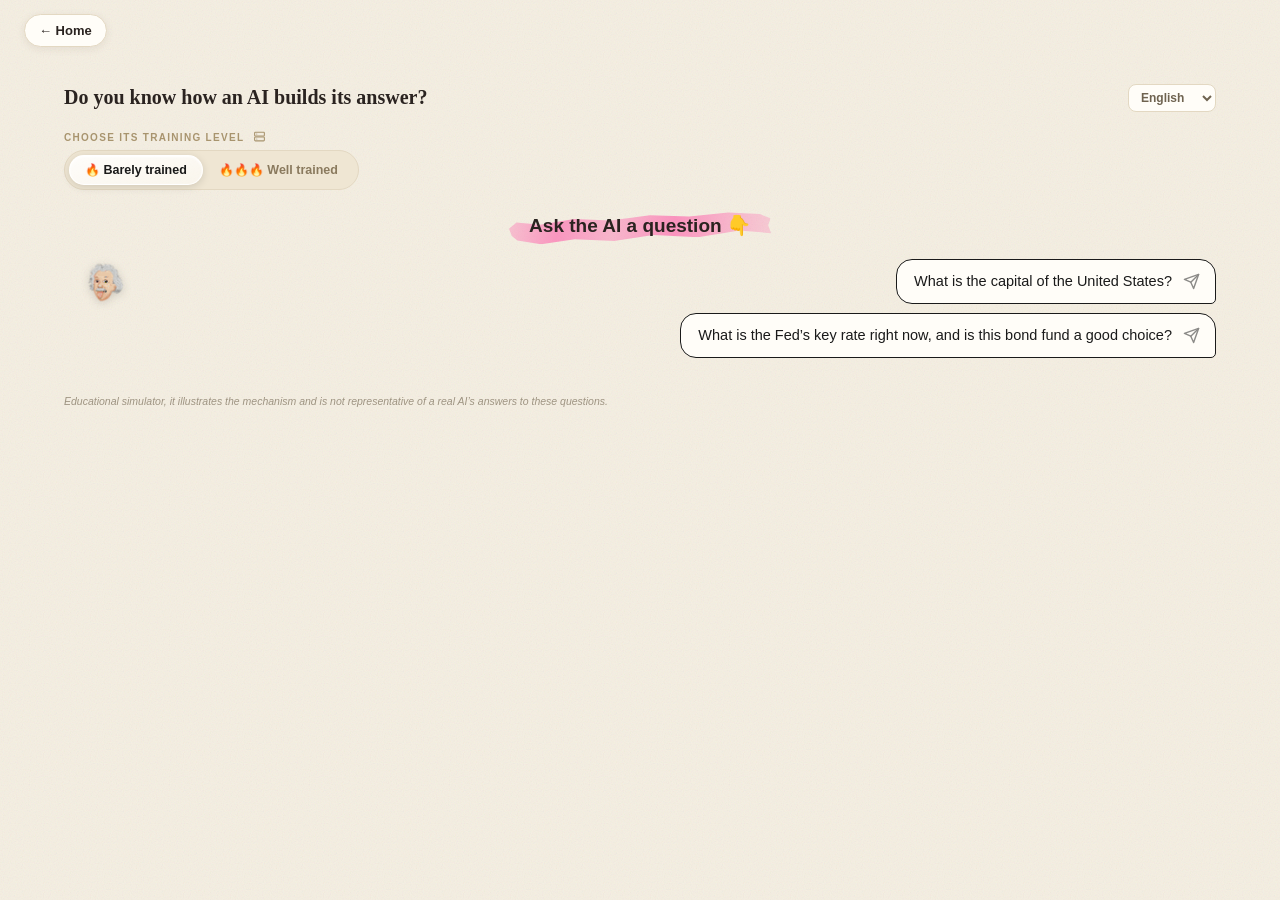
<file: simulateur-ia1.html>
<!DOCTYPE html>
<html><head><script src="lang.js"></script><script>(function(){function t(){var a=document.getElementById("apana-home");if(!a)return;var l=window.APANA_LANG;try{l=l||localStorage.getItem("apanaLang")}catch(e){}var s=l==="en"?"\u2190 Home":"\u2190 Accueil";if(a.textContent!==s)a.textContent=s;}setInterval(t,300);document.addEventListener("DOMContentLoaded",t);})();</script><meta charset="utf-8"><style>.apana-cv *{box-sizing:border-box!important;}.apana-cv{contain:layout style!important;isolation:isolate!important;zoom:.85!important;width:100%!important;max-width:920px!important;margin:22px auto!important;box-sizing:border-box!important;position:relative!important;color:#2a2320!important;font-family:Poppins,-apple-system,BlinkMacSystemFont,'Segoe UI',sans-serif!important;background-color:#f5efe2!important;background-image:url(data:image/svg+xml,%3Csvg%20xmlns=%22http://www.w3.org/2000/svg%22%20width=%22140%22%20height=%22140%22%3E%3Cfilter%20id=%22n%22%3E%3CfeTurbulence%20type=%22fractalNoise%22%20baseFrequency=%220.85%22%20numOctaves=%222%22%20stitchTiles=%22stitch%22/%3E%3C/filter%3E%3Crect%20width=%22100%25%22%20height=%22100%25%22%20filter=%22url%28%23n%29%22%20opacity=%220.11%22/%3E%3C/svg%3E)!important;border:1px solid #e3d8c2!important;border-radius:22px!important;padding:28px 34px 26px!important;}.apana-cv .cv-head{display:flex;justify-content:space-between!important;align-items:flex-start!important;gap:12px!important;margin-bottom:18px!important;}.apana-cv .cv-title{font-family:Georgia,'Times New Roman',serif!important;font-weight:700!important;font-size:20px!important;color:#2a2320!important;line-height:1.3!important;margin:0!important;}.apana-cv select.cv-lang{cursor:pointer!important;font-size:12px!important;color:#6f6350!important;font-weight:600!important;border:1px solid #e3d8c2!important;background:#fffdf8!important;border-radius:8px!important;padding:5px 8px!important;font-family:inherit!important;}.apana-cv .cv-toggles{display:flex;flex-wrap:wrap!important;gap:20px 26px!important;margin-bottom:22px!important;}.apana-cv .cv-tg-group{display:flex;flex-direction:column!important;gap:7px!important;}.apana-cv .cv-tg-label{font-size:10px!important;letter-spacing:.13em!important;text-transform:uppercase!important;color:#a8946e!important;font-weight:600!important;}.apana-cv .cv-srv-ico{vertical-align:-2px!important;margin-left:5px!important;}.apana-cv .cv-train-toggle{position:relative!important;display:inline-flex;background:#efe6d3!important;border:1px solid #e3d8c2!important;border-radius:24px!important;padding:4px!important;}.apana-cv .cv-train-toggle .tt-ind{position:absolute!important;top:4px!important;bottom:4px!important;left:4px!important;width:50%!important;background:linear-gradient(165deg,rgba(255,255,255,.9),rgba(255,255,255,.62))!important;backdrop-filter:blur(14px) saturate(1.5)!important;-webkit-backdrop-filter:blur(14px) saturate(1.5)!important;border:1px solid rgba(255,255,255,.95)!important;box-shadow:inset 0 1px 2px rgba(255,255,255,1),0 2px 9px rgba(0,0,0,.13)!important;border-radius:20px!important;transition:left .24s cubic-bezier(.4,0,.2,1),width .24s cubic-bezier(.4,0,.2,1)!important;}.apana-cv .cv-train-toggle .tt-opt{position:relative!important;z-index:1!important;cursor:pointer!important;border:none!important;background:transparent!important;color:#8a7a5e!important;font-weight:600!important;font-size:12.5px!important;padding:8px 16px!important;border-radius:20px!important;font-family:inherit!important;transition:color .2s!important;white-space:nowrap!important;}.apana-cv .cv-train-toggle .tt-opt.on{color:#1a1a1a!important;}.apana-cv .cv-train-toggle .tt-fl{font-size:12px!important;}.apana-cv .cv-chat{display:flex;flex-direction:column!important;gap:15px!important;}.apana-cv .cv-sugg{display:block;text-align:center!important;}.apana-cv .cv-sugg-label{position:relative!important;z-index:0!important;display:inline-block;font-size:19px!important;color:#2a2320!important;font-weight:700!important;margin-bottom:18px!important;padding:1px 10px!important;background:transparent!important;border:none!important;line-height:1.4!important;}.apana-cv .cv-sugg-label::before{content:""!important;position:absolute!important;z-index:-1!important;left:-10px!important;right:-10px!important;top:11%!important;bottom:1%!important;background:linear-gradient(101deg,rgba(255,79,163,.28),rgba(255,79,163,.55) 19%,rgba(255,79,163,.35) 40%,rgba(255,79,163,.57) 63%,rgba(255,79,163,.33) 86%,rgba(255,79,163,.22))!important;transform:rotate(-2.5deg)!important;clip-path:polygon(0% 32%,3% 8%,12% 21%,25% 5%,39% 17%,54% 3%,69% 15%,84% 5%,96% 17%,100% 36%,99% 63%,100% 95%,88% 79%,72% 98%,55% 82%,40% 99%,25% 85%,12% 99%,3% 80%,1% 61%)!important;border-radius:2px!important;}.apana-cv .cv-sugg-list{position:relative!important;display:flex;flex-direction:column!important;gap:9px!important;align-items:flex-end!important;min-height:88px!important;justify-content:center!important;}.apana-cv .cv-ein-conv.standby{position:absolute!important;height:46px!important;left:2px!important;top:-6px!important;z-index:2!important;pointer-events:auto!important;cursor:pointer!important;}.apana-cv .cv-ein-conv.standby .cv-ein-face{animation:cvEinFloat 2.3s ease-in-out infinite!important;will-change:transform!important;backface-visibility:hidden!important;}.apana-cv .cv-ein-conv .cv-ein-note{display:none!important;}.apana-cv .cv-ein-conv.standby .cv-ein-note{display:block!important;}  .apana-cv .cv-ein-conv.standby.cv-ein-annoyed .cv-ein-note{display:none!important;}@keyframes cvEinFloat{0%,100%{transform:translateY(0) rotate(-5deg)}50%{transform:translateY(-9px) rotate(5deg)}}.apana-cv .cv-ein-note{position:absolute!important;opacity:0;pointer-events:none!important;}.apana-cv .cv-ein-note.n1{left:42px!important;bottom:14px!important;font-size:15px!important;color:#ff4fa3!important;animation:cvNote 2.6s ease-in-out infinite!important;}.apana-cv .cv-ein-note.n2{left:52px!important;bottom:20px!important;font-size:12px!important;animation:cvNote 2.6s ease-in-out infinite 1.3s!important;}@keyframes cvNote{0%{opacity:0;transform:translate(-2px,6px) rotate(-12deg)}12%{opacity:1}65%{opacity:1}100%{opacity:0;transform:translate(20px,-42px) rotate(24deg)}}.apana-cv .cv-sugg-btn{cursor:pointer!important;display:flex;align-items:center!important;gap:11px!important;background:#fffdf8!important;border:1.5px solid #1a1a1a!important;color:#1a1a1a!important;font-size:14.5px!important;font-weight:500!important;padding:11px 15px 11px 17px!important;border-radius:16px!important;border-bottom-right-radius:5px!important;font-family:inherit!important;max-width:86%!important;text-align:left!important;line-height:1.45!important;transition:transform .14s ease,box-shadow .14s ease,background .14s ease!important;}.apana-cv .cv-sugg-txt{flex:1!important;}.apana-cv .cv-sugg-send{flex:0 0 auto!important;color:#1a1a1a!important;opacity:.5!important;transition:opacity .14s,color .14s!important;}.apana-cv .cv-sugg-btn:hover .cv-sugg-send{opacity:1!important;color:#ff4fa3!important;}.apana-cv .cv-sugg-btn{animation:cvSuggPulse 2.8s ease-in-out infinite!important;}@keyframes cvSuggPulse{0%,100%{box-shadow:0 0 0 0 rgba(255,79,163,0),0 0 0 0 rgba(255,79,163,0)}50%{box-shadow:0 0 0 4px rgba(255,79,163,.16),0 3px 19px rgba(255,79,163,.22)}}.apana-cv .cv-sugg-btn:hover{transform:translateY(-2px)!important;background:#fdf0f6!important;box-shadow:0 0 0 3px rgba(255,79,163,.2),0 7px 18px rgba(255,79,163,.24)!important;animation:none!important;}.apana-cv .cv-row{display:flex;}.apana-cv .cv-row.user{justify-content:flex-end!important;}.apana-cv .cv-row.ai{justify-content:flex-start!important;align-items:flex-start!important;gap:11px!important;}.apana-cv .cv-av-robot{width:78px!important;height:78px!important;flex:0 0 78px!important;display:flex;align-items:center!important;justify-content:center!important;font-size:40px!important;background:#eef1f7!important;border:1px solid #dde3ef!important;border-radius:50%!important;margin-top:2px!important;will-change:transform!important;}.apana-cv .cv-row.ein{justify-content:flex-start!important;align-items:flex-start!important;gap:11px!important;}.apana-cv .cv-row.readrow{justify-content:flex-start!important;padding-left:71px!important;margin-top:-2px!important;}.apana-cv .cv-row.x20row{justify-content:flex-start!important;}.apana-cv .cv-x20box{background:#fffdf8!important;border:1px solid #ece0c8!important;border-radius:14px!important;padding:15px 17px!important;width:100%!important;max-width:540px!important;}.apana-cv .cv-x20-title{font-size:12.5px!important;color:#6f6350!important;font-weight:600!important;margin-bottom:12px!important;}.apana-cv .cv-x20-btn{margin-bottom:13px!important;}.apana-cv .cv-x20-res .bar-row{margin:3px 0!important;}.apana-cv .bubble{max-width:82%!important;padding:12px 16px!important;border-radius:16px!important;line-height:1.6!important;}.apana-cv .bubble.user{background:linear-gradient(165deg,rgba(255,255,255,.66),rgba(250,246,238,.46))!important;backdrop-filter:blur(20px) saturate(1.6)!important;-webkit-backdrop-filter:blur(20px) saturate(1.6)!important;border:1px solid rgba(255,255,255,.85)!important;color:#2a2320!important;border-bottom-right-radius:5px!important;font-size:14.5px!important;box-shadow:inset 0 1px 2px rgba(255,255,255,.95),0 6px 20px rgba(0,0,0,.1)!important;}.apana-cv .bubble.user *{color:#2a2320!important;}.apana-cv .bubble.ai{background:#fffdf8!important;border:1px solid #ece0c8!important;border-bottom-left-radius:5px!important;min-width:62%!important;}.apana-cv .ai-label{font-size:10px!important;letter-spacing:.13em!important;text-transform:uppercase!important;color:#a8946e!important;font-weight:600!important;margin-bottom:6px!important;}.apana-cv .ai-text{font-family:Georgia,'Times New Roman',serif!important;font-size:17px!important;color:#2a2320!important;min-height:26px!important;}.apana-cv .word{display:inline;}.apana-cv .word.pivot{display:inline-block;font-weight:700!important;color:#1a1a1a!important;background:#ffe08a!important;padding:0 6px!important;border-radius:5px!important;}.apana-cv .word.rolling{background:#e3ded0!important;border-radius:4px!important;}.apana-cv .word.rolling.pivot{background:#ffe08a;animation:cvBlink .8s ease-in-out infinite!important;}@keyframes cvBlink{0%,100%{background:#ffe08a}50%{background:#ffd24d}}.apana-cv .caret{color:#ff4fa3!important;font-weight:400!important;}.apana-cv .ein-av{width:78px!important;height:78px!important;flex:0 0 78px!important;object-fit:contain!important;margin-top:2px!important;filter:drop-shadow(0 1px 2px rgba(0,0,0,.14))!important;}.apana-cv .cv-avwrap{flex:0 0 78px!important;width:78px!important;display:flex!important;justify-content:center!important;align-items:flex-start!important;margin-top:2px!important;}.apana-cv .cv-ein-conv{width:78px!important;height:78px!important;flex:0 0 78px!important;position:relative!important;}  .apana-cv .cv-ein-red{position:absolute!important;inset:0!important;background:#e11414!important;opacity:0!important;pointer-events:none!important;transition:opacity .12s!important;}.apana-cv .cv-ein-conv img{position:absolute!important;inset:0!important;margin:0!important;padding:0!important;display:block!important;width:100%!important;height:100%!important;object-fit:contain!important;filter:drop-shadow(0 2px 5px rgba(0,0,0,.15))!important;}.apana-cv .cv-ein-face{position:absolute!important;inset:0!important;width:auto!important;height:auto!important;animation:cvEinFloatSlow 4.4s ease-in-out infinite!important;}@keyframes cvEinFloatSlow{0%,100%{transform:translateY(0) rotate(-3deg)}50%{transform:translateY(-5px) rotate(3deg)}}.apana-cv .cv-ein-fx{position:absolute!important;opacity:0!important;pointer-events:none!important;font-size:17px!important;z-index:3!important;}.apana-cv .cv-ein-fx.anger{top:-6px!important;right:-14px!important;opacity:1!important;animation:cvAnger .45s ease-in-out infinite!important;}.apana-cv .cv-ein-fx.stars{position:absolute!important;top:23px!important;left:33px!important;right:auto!important;bottom:auto!important;width:0!important;height:0!important;opacity:1!important;}.apana-cv .cv-ein-fx.stars b{position:absolute!important;top:0!important;left:0!important;margin:-9px 0 0 -9px!important;width:18px!important;height:18px!important;line-height:18px!important;text-align:center!important;font-weight:400!important;font-style:normal!important;font-size:16px!important;filter:drop-shadow(0 1px 2px rgba(0,0,0,.25))!important;animation:cvOrbit 2.2s linear infinite!important;will-change:transform!important;}.apana-cv .cv-ein-fx.stars b:nth-child(2){animation-delay:-.73s!important;}.apana-cv .cv-ein-fx.stars b:nth-child(3){animation-delay:-1.47s!important;}.apana-cv .cv-ein-conv.cv-ein-jolt .cv-ein-face{animation:cvJolt .4s ease!important;}.apana-cv .cv-ein-conv.cv-ein-dizzy .cv-ein-face{animation:cvDizzy 1s ease-in-out infinite!important;}@keyframes cvJolt{0%,100%{transform:scale(1) rotate(0)}25%{transform:scale(1.16) rotate(-11deg)}55%{transform:scale(.94) rotate(9deg)}80%{transform:scale(1.05) rotate(-4deg)}}@keyframes cvDizzy{0%,100%{transform:rotate(-10deg)}50%{transform:rotate(10deg)}}@keyframes cvAnger{0%,100%{transform:scale(1)}50%{transform:scale(1.35)}}@keyframes cvOrbit{0%{transform:translate(0,-18px) scale(.5)}25%{transform:translate(43px,-5px) scale(.8)}50%{transform:translate(0,12px) scale(1.12)}75%{transform:translate(-43px,-5px) scale(.8)}100%{transform:translate(0,-18px) scale(.5)}}.apana-cv .cv-av-robot{cursor:pointer!important;}.apana-cv .cv-av-robot.cv-rb{animation:cvBounce .34s ease-in-out infinite!important;box-shadow:0 0 14px 3px rgba(255,255,255,.55)!important;}@keyframes cvBounce{0%,100%{transform:translateY(0) scale(1.08) rotate(-6deg)}50%{transform:translateY(-6px) scale(1.2) rotate(6deg)}}.apana-cv .cv-ein-conv.cv-ein-enter{animation:cvEinEnter .55s cubic-bezier(.3,1.15,.5,1)!important;}@keyframes cvEinEnter{0%{opacity:0;transform:translate(-34px,-48px) scale(.65)}70%{opacity:1}100%{opacity:1;transform:translate(0,0) scale(1)}}.apana-cv .cv-ein-conv.cv-tp-out{animation:cvTpOut .42s ease-in forwards!important;}.apana-cv .cv-ein-conv.cv-tp-in{animation:cvTpIn .48s cubic-bezier(.2,1.35,.5,1)!important;}@keyframes cvTpOut{0%{opacity:1;transform:scale(1)}30%{opacity:1;transform:scale(1.2);filter:drop-shadow(0 0 16px rgba(255,79,163,1)) brightness(1.8)}65%{opacity:.9;transform:scaleX(.45) scaleY(1.55);filter:drop-shadow(0 0 20px rgba(255,79,163,1)) brightness(2.3)}100%{opacity:0;transform:scaleX(.07) scaleY(2)}}@keyframes cvTpIn{0%{opacity:0;transform:scaleX(.07) scaleY(2)}38%{opacity:.9;transform:scaleX(.45) scaleY(1.55);filter:drop-shadow(0 0 20px rgba(255,79,163,1)) brightness(2.3)}70%{opacity:1;transform:scale(1.2);filter:drop-shadow(0 0 16px rgba(255,79,163,1)) brightness(1.8)}100%{opacity:1;transform:scale(1)}}.apana-cv .bubble.ein{background:#fff7ef!important;border:1px solid #f0e0cf!important;border-bottom-left-radius:5px!important;font-size:14px!important;color:#3f3a30!important;font-weight:500!important;line-height:1.62!important;font-family:inherit!important;max-width:78%!important;white-space:pre-line!important;}.apana-cv .bubble.ein.concl{background:#fdf0ec!important;border:2px solid #ff4fa3!important;color:#241f1a!important;font-weight:600!important;}.apana-cv .cv-bars{margin-top:13px!important;padding-top:11px!important;border-top:1px solid #ece0c8!important;}.apana-cv .cv-bars-label{font-size:10px!important;letter-spacing:.13em!important;text-transform:uppercase!important;color:#a8946e!important;font-weight:600!important;margin-bottom:8px!important;}.apana-cv .bar-row{display:flex;align-items:center!important;gap:10px!important;padding:3px 6px!important;border-radius:7px!important;margin:2px 0!important;transition:background .1s!important;}.apana-cv .bar-row.active{background:#fff4d6!important;}.apana-cv .bar-lab{flex:0 0 168px!important;font-size:12.5px!important;font-weight:600!important;color:#4a4034!important;text-align:right!important;font-family:Georgia,'Times New Roman',serif!important;}.apana-cv .bar-track{flex:1!important;height:8px!important;background:#eadfca!important;border-radius:5px!important;overflow:hidden!important;}.apana-cv .bar-fill{height:100%!important;background:#c9b48a!important;border-radius:5px!important;transition:width .12s!important;}.apana-cv .bar-row.active .bar-fill{background:#ff4fa3!important;}.apana-cv .bar-pct{flex:0 0 40px!important;font-size:11.5px!important;color:#8a7f6d!important;text-align:right!important;}.apana-cv .bar-track{min-width:30px!important;}.apana-cv .bar-dots{display:inline-flex;flex-wrap:wrap!important;gap:2px!important;align-items:center!important;margin-left:8px!important;max-width:120px!important;}.apana-cv .bar-dots .dt{width:5px!important;height:5px!important;border-radius:50%!important;background:#d99a3c!important;}.apana-cv .cv-actions{margin-top:20px!important;display:flex;gap:12px!important;align-items:center!important;flex-wrap:wrap!important;}.apana-cv .cv-btn{cursor:pointer!important;background:#1a1a1a!important;border:none!important;color:#fff!important;font-weight:600!important;font-size:14px!important;padding:11px 20px!important;border-radius:13px!important;font-family:inherit!important;box-shadow:0 5px 16px rgba(0,0,0,.18)!important;transition:transform .12s ease!important;}.apana-cv .cv-btn:active{transform:translateY(1px)!important;}.apana-cv .cv-btn:disabled{opacity:.55!important;cursor:default!important;}.apana-cv .cv-disc{margin-top:16px!important;font-size:10.5px!important;line-height:1.45!important;color:#8f8471!important;opacity:.85!important;font-style:italic!important;}@media (prefers-reduced-motion: reduce){.apana-cv *,.apana-cv *::before,.apana-cv *::after{animation-duration:.01ms!important;animation-iteration-count:1!important;transition-duration:.01ms!important;}}@media (max-width:560px){.apana-cv{zoom:1!important;padding:20px 15px!important;}.apana-cv .bubble{max-width:88%!important;}.apana-cv .bubble.ein{max-width:82%!important;}.apana-cv .cv-sugg-btn{max-width:92%!important;}.apana-cv .cv-ein-conv.standby{display:none!important;}.apana-cv .cv-sugg-list{min-height:0!important;}.apana-cv .ai-text{font-size:16px!important;}.apana-cv .cv-av-robot{width:60px!important;height:60px!important;flex:0 0 60px!important;font-size:32px!important;}.apana-cv .ein-av,.apana-cv .cv-ein-conv{width:60px!important;height:60px!important;flex:0 0 60px!important;}.apana-cv .cv-avwrap{flex:0 0 60px!important;width:60px!important;}.apana-cv .cv-row.readrow{padding-left:59px!important;}.apana-cv .cv-toggles{gap:14px 18px!important;}.apana-cv .bar-lab{flex:0 0 120px!important;}}</style><script>(function(){var W_VER=20270104;try{var all=document.querySelectorAll('.apana-cv');for(var i=0;i<all.length;i++){ if(all[i].__cvBuilt && parseInt(all[i].getAttribute('data-wver')||'0',10)>=W_VER) return; }for(var j=0;j<all.length;j++){ var v=parseInt(all[j].getAttribute('data-wver')||'0',10); if(v<W_VER && all[j].__cvBuilt) all[j].remove(); }}catch(e){}var host=null, MARK="[[SIMULATEUR]]", placed=false, obs=null;var TRAIN = { low:{ exp:0.55 }, high:{ exp:1.7 } };var L = {fr: {title:"Savez-vous comment une IA construit sa r\u00e9ponse ?",trainLabel:"Choisissez son niveau d\u2019entra\u00eenement", trainLow:"Peu entra\u00een\u00e9e", trainHigh:"Bien entra\u00een\u00e9e",suggLabel:"Posez une question \u00e0 l\u2019IA \uD83D\uDC47",aiLabel:"L\u2019IA g\u00e9n\u00e8re sa r\u00e9ponse",barsLabel:"Ce mot est tir\u00e9 au sort parmi ces possibilit\u00e9s",einIntro:"Regardez bien. Une IA ne \u00ab\u00a0sait\u00a0\u00bb pas la r\u00e9ponse, elle l\u2019\u00e9crit mot apr\u00e8s mot.\n\u00c0 chaque mot, elle relit votre question et ce qu\u2019elle a d\u00e9j\u00e0 \u00e9crit, puis calcule une courte liste de mots qui pourraient suivre, chacun avec sa probabilit\u00e9, et en pioche un en penchant vers les plus probables.\nElle ne cherche pas dans une base de donn\u00e9es, elle calcule. C\u2019est le principe de l\u2019autocompl\u00e9tion. Le bon mot sort souvent, mais pas toujours.",readBtn:"J\u2019ai lu, voir la r\u00e9ponse de l\u2019IA \u2192",againBtn:"\u21ba Poser une autre question",x20Btn:"\uD83C\uDFB2 Lancer 20 fois", x20Again:"\u21bb Relancer 20 fois",x20Title:function(k){ return "Rejouons uniquement "+({simple:"la ville",finance:"le taux"}[k])+", 20 fois pour voir la tendance."; },disc:"Simulateur p\u00e9dagogique, il illustre le m\u00e9canisme et n\u2019est pas repr\u00e9sentatif des r\u00e9ponses r\u00e9elles d\u2019une IA sur ces questions.",questions:{simple:{ q:"Quelle est la capitale de la France ?", words:[
{options:[{t:"La",p:90},{t:"Sa",p:6},{t:"Eh bien la",p:4}]},{options:[{t:"capitale",p:93},{t:"plus grande ville",p:7}]},{options:[{t:"de",p:96},{t:"du pays,",p:4}]},{options:[{t:"la",p:95},{t:"cette",p:5}]},{options:[{t:"France",p:96},{t:"R\u00e9publique",p:4}]},{options:[{t:"est",p:96},{t:"reste",p:4}]},{pivot:"answer", options:[{t:"Paris",p:92,tru:true},{t:"Lyon",p:5},{t:"Marseille",p:2},{t:"Bordeaux",p:1}]},{w:"."}]},finance:{ q:"Le Livret A rapporte combien cette ann\u00e9e, et est-ce un bon placement ?", words:[
{options:[{t:"Le",p:92},{t:"Ce",p:8}]},{options:[{t:"taux",p:90},{t:"rendement",p:10}]},{options:[{t:"du",p:94},{t:"actuel du",p:6}]},{options:[{t:"Livret A",p:96},{t:"livret",p:4}]},{options:[{t:"est",p:94},{t:"s\u2019\u00e9l\u00e8ve",p:6}]},{options:[{t:"\u00e0",p:94},{t:"de",p:6}]},{pivot:"rate", options:[{t:"1,7 %",p:52,tru:true},{t:"1,5 %",p:22},{t:"3 %",p:16},{t:"0,75 %",p:10}]},{w:","},{options:[{t:"donc",p:88},{t:"soit",p:12}]},{options:[{t:"c\u2019est",p:90},{t:"cela reste",p:10}]},{pivot:"verdict", options:[{t:"un bon placement",p:50,tru:true},{t:"un placement correct",p:28},{t:"un placement moyen",p:14},{t:"un mauvais placement",p:8}]},{w:"."}]}}},en: {title:"Do you know how an AI builds its answer?",trainLabel:"Choose its training level", trainLow:"Barely trained", trainHigh:"Well trained",suggLabel:"Ask the AI a question \uD83D\uDC47",aiLabel:"The AI generates its answer",barsLabel:"This word is drawn at random from these options",einIntro:"Watch closely. An AI does not \u201cknow\u201d the answer, it writes it word by word.\nFor each word, it re-reads your question and what it has written so far, then computes a short list of words that could come next, each with its own probability, then picks one, leaning towards the most likely.\nIt does not look it up in a database, it computes. That is the principle of autocomplete. The right word comes up often, but not always.",readBtn:"I\u2019ve read this, show the AI\u2019s answer \u2192",againBtn:"\u21ba Ask another question",x20Btn:"\uD83C\uDFB2 Run 20 times", x20Again:"\u21bb Run 20 more times",x20Title:function(k){ return "Let\u2019s redraw just "+({simple:"the city",finance:"the rate"}[k])+", 20 times to see the trend."; },disc:"Educational simulator, it illustrates the mechanism and is not representative of a real AI\u2019s answers to these questions.",questions:{simple:{ q:"What is the capital of the United States?", words:[
{options:[{t:"The",p:92},{t:"Its",p:5},{t:"Well, the",p:3}]},{options:[{t:"capital",p:94},{t:"seat of government",p:6}]},{options:[{t:"of",p:96},{t:"in",p:4}]},{options:[{t:"the United States",p:95},{t:"America",p:5}]},{options:[{t:"is",p:96},{t:"remains",p:4}]},{pivot:"answer", options:[{t:"Washington",p:90,tru:true},{t:"New York",p:6},{t:"Los Angeles",p:2},{t:"Chicago",p:2}]},{w:"."}]},finance:{ q:"What is the Fed\u2019s key rate right now, and is this bond fund a good choice?", words:[
{options:[{t:"The",p:92},{t:"This",p:8}]},{options:[{t:"Fed\u2019s",p:88},{t:"current",p:12}]},{options:[{t:"key rate",p:90},{t:"policy rate",p:10}]},{options:[{t:"is",p:94},{t:"sits at",p:6}]},{pivot:"rate", options:[{t:"3.5%",p:52,tru:true},{t:"4.25%",p:22},{t:"2.75%",p:16},{t:"5%",p:10}]},{w:","},{options:[{t:"so",p:88},{t:"which makes",p:12}]},{options:[{t:"this",p:92},{t:"the",p:8}]},{options:[{t:"fund",p:93},{t:"bond",p:7}]},{options:[{t:"is",p:93},{t:"stays",p:7}]},{pivot:"verdict", options:[{t:"a good choice",p:50,tru:true},{t:"a fair choice",p:28},{t:"an average choice",p:14},{t:"a poor choice",p:8}]},{w:"."}]}}}};function einConcl(qKey, picks, tk){var low=(tk!=='high'), en=(LANG==='en');if(qKey==='simple'){var pk=picks.answer, ok=!!pk.tru;if(en){return "Here the answer is a very well-known fact. "
+ (low ? "But barely trained, \u201cWashington\u201d no longer really dominates, and the AI might pick \u201cNew York\u201d.\n" : "Well trained, the AI almost always says \u201cWashington\u201d, it rarely gets it wrong.\n")
+ "This time it answered \u201c"+pk.t+"\u201d, "+(ok?"that\u2019s correct.":"that\u2019s wrong.")
+ "\nAnd the tone never changes, even when it\u2019s wrong.";}return "Ici la r\u00e9ponse est un fait tr\u00e8s connu. "
+ (low ? "Mais avec peu d\u2019entra\u00eenement, \u00ab\u00a0Paris\u00a0\u00bb ne domine plus vraiment, et l\u2019IA peut sortir \u00ab\u00a0Lyon\u00a0\u00bb ou \u00ab\u00a0Marseille\u00a0\u00bb.\n" : "Bien entra\u00een\u00e9e, l\u2019IA sort presque toujours \u00ab\u00a0Paris\u00a0\u00bb, elle se trompe rarement.\n")
+ "Cette fois elle a r\u00e9pondu \u00ab\u00a0"+pk.t+"\u00a0\u00bb, "+(ok?"c\u2019est juste.":"c\u2019est faux.")
+ "\nEt le ton ne change jamais, m\u00eame quand c\u2019est faux.";}var rate=picks.rate, rok=!!rate.tru;if(en){return "On the highlighted words, the rate and the verdict, the AI drew at random. "
+ (low ? "Barely trained, it goes all over the place.\n" : "And even well trained, it gives the rate from its training data, not today\u2019s.\n")
+ "This time it produced \u201c"+rate.t+"\u201d, "+(rok?"the right one (around 3.5%).":"whereas today it is around 3.5%.")
+ "\nThe Fed rate keeps moving, so an AI trained earlier hands you an outdated one.\nAnd \u201ca good choice\u201d or not depends on the client, not on the AI.\nRoll again, the verdict follows, always with the same confidence.";}return "Sur les mots surlign\u00e9s, le taux et le verdict, l\u2019IA a tir\u00e9 au sort. "
+ (low ? "Avec peu d\u2019entra\u00eenement, elle part dans tous les sens.\n" : "Et m\u00eame bien entra\u00een\u00e9e, elle donne le taux de son entra\u00eenement, pas celui d\u2019aujourd\u2019hui.\n")
+ "Cette fois elle a sorti \u00ab\u00a0"+rate.t+"\u00a0\u00bb, "+(rok?"le vrai (1,7\u00a0% depuis ao\u00fbt 2026).":"alors que le vrai est 1,7\u00a0% depuis ao\u00fbt 2026.")
+ "\nLe taux a justement chang\u00e9 cet \u00e9t\u00e9, une IA entra\u00een\u00e9e avant donne encore l\u2019ancien (1,5\u00a0%).\nEt \u00ab\u00a0bon placement\u00a0\u00bb ou pas, \u00e7a d\u00e9pend du client, pas de l\u2019IA.\nRelancez, le verdict suit, avec le m\u00eame aplomb. C\u2019est le pi\u00e8ge pour un conseil chiffr\u00e9.";}function detectLang(){try{var p=(location.pathname||'').toLowerCase();if(/(^|\/)en(\/|$|-)/.test(p)) return 'en';if(/(^|\/)fr(\/|$|-)/.test(p)) return 'fr';var hn=(location.hostname||'').toLowerCase();if(hn.indexOf('en.')===0 || hn.indexOf('en-')>=0) return 'en';if(hn.indexOf('fr.')===0 || hn.indexOf('fr-')>=0) return 'fr';var s=(location.search||'').toLowerCase();if(s.indexOf('lang=en')>=0 || s.indexOf('locale=en')>=0 || s.indexOf('hl=en')>=0) return 'en';if(s.indexOf('lang=fr')>=0 || s.indexOf('locale=fr')>=0 || s.indexOf('hl=fr')>=0) return 'fr';var h=(document.documentElement.lang||'').toLowerCase();if(h.indexOf('en')===0) return 'en';}catch(e){}return 'fr';}var LANG='fr';var currentTrain='low', running=false;var REDUCED=!!(window.matchMedia && window.matchMedia('(prefers-reduced-motion: reduce)').matches);function sleep(ms){ return new Promise(function(r){ setTimeout(r, ms); }); }function weighted(opts){ var tot=0,k; for(k=0;k<opts.length;k++) tot+=opts[k].p; var x=Math.random()*tot,acc=0; for(k=0;k<opts.length;k++){ acc+=opts[k].p; if(x<=acc) return opts[k]; } return opts[opts.length-1]; }function adjustP(options, exp){var out=[],sum=0,i;for(i=0;i<options.length;i++){ var w=Math.pow(options[i].p, exp); out.push({t:options[i].t, tru:options[i].tru, p:w}); sum+=w; }for(i=0;i<out.length;i++){ out[i].p=Math.max(1, Math.round(out[i].p/sum*100)); }return out;}function typeText(el, text, speed){var token=(el.__tk=(el.__tk||0)+1);return new Promise(function(resolve){if(REDUCED){ el.textContent=text; resolve(); return; }var i=0;(function s(){ if(el.__tk!==token) return; el.textContent=text.slice(0,i)+(i<text.length?'\u258c':''); if(i<text.length){ i++; setTimeout(s, speed); } else { el.textContent=text; resolve(); } })();});}var suggList,qRow,q,introRow,intro,readRow,readBtn,aiRow,a,bars,barsRows,conclRow,concl,btn,x20Btn,langBtn,pivotSpans={};function renderBars(options, activeIdx, withDots){var rows='';for(var i=0;i<options.length;i++){ var o=options[i], act=(i===activeIdx)?' active':''; rows+='<div class="bar-row'+act+'"><span class="bar-lab">'+o.t+'</span><span class="bar-track"><span class="bar-fill" style="width:'+o.p+'%"></span></span><span class="bar-pct">'+o.p+'%</span>'+(withDots?'<span class="bar-dots" data-di="'+i+'"></span>':'')+'</div>'; }barsRows.innerHTML=rows;}function addDot(idx){ var d=barsRows.querySelector('.bar-dots[data-di="'+idx+'"]'); if(d){ var s=document.createElement('span'); s.className='dt'; d.appendChild(s); } }function rollWord(span, options, isPivot){return new Promise(function(resolve){span.className='word rolling'+(isPivot?' pivot':'');bars.style.display='block';var pick = isPivot ? weighted(options) : options[0];if(REDUCED){ span.textContent=pick.t; span.className='word'+(isPivot?' pivot':''); renderBars(options, options.indexOf(pick)); resolve(pick); return; }var pickIdx=options.indexOf(pick);var n=options.length, loops=isPivot?2:1;var steps=loops*n+pickIdx+1, i=0;(function step(){var last=(i>=steps-1); var idx=last?pickIdx:(i%n);span.textContent=options[idx].t; renderBars(options, idx);if(last){ span.className='word'+(isPivot?' pivot':''); resolve(pick); return; }i++; var tt=i/steps;setTimeout(step, isPivot ? (105+Math.pow(tt,2.3)*540) : (98+tt*125));})();});}function generate(qKey){var words=L[LANG].questions[qKey].words, exp=TRAIN[currentTrain].exp;a.innerHTML=''; bars.style.display='none'; barsRows.innerHTML=''; pivotSpans={};var caret=document.createElement('span'); caret.className='caret'; caret.textContent='\u258c'; a.appendChild(caret);var picks={};return (async function(){for(var idx=0; idx<words.length; idx++){var item=words[idx];var punct=(item.w===','||item.w==='.');if(idx>0 && !punct){ a.insertBefore(document.createTextNode(' '), caret); }var wspan=document.createElement('span'); wspan.className='word'; a.insertBefore(wspan, caret);if(item.options){var opts=adjustP(item.options, exp);var isP=!!item.pivot;if(isP){ await sleep(600); }var pick=await rollWord(wspan, opts, isP);if(isP){ picks[item.pivot]=pick; pivotSpans[item.pivot]=wspan; await sleep(650); } else { await sleep(260); }} else { wspan.textContent=item.w; await sleep(300); }}caret.remove(); return picks;})();}function waitForRead(){ return new Promise(function(resolve){ readRow.style.display='flex'; readBtn.onclick=function(){ readRow.style.display='none'; resolve(); }; }); }var KEY={simple:'answer', finance:'rate'};function runX20(qKey){var key=KEY[qKey], span=pivotSpans[key]; if(!span) return;var item=null, ws=L[LANG].questions[qKey].words; for(var i=0;i<ws.length;i++){ if(ws[i].pivot===key) item=ws[i]; } if(!item) return;var opts=adjustP(item.options, TRAIN[currentTrain].exp);span.textContent='?'; span.className='word pivot';bars.style.display='block'; renderBars(opts, -1, true);x20Btn.disabled=true;var j=0, iv=setInterval(function(){var pk=weighted(opts), idx=opts.indexOf(pk);span.textContent=pk.t; addDot(idx);if(++j>=20){ clearInterval(iv); span.textContent='?'; x20Btn.textContent=L[LANG].x20Again; x20Btn.disabled=false; }}, 200);}function flipEinstein(){ return new Promise(function(resolve){ var el=host.querySelector('[data-r="einstein"]'); if(!el){ resolve(); return; } el.classList.remove('cv-tp-in'); el.classList.add('cv-tp-out'); setTimeout(function(){ var cw=host.querySelector('[data-r="conclWrap"]'); if(cw) cw.appendChild(el); el.classList.remove('cv-tp-out'); el.classList.add('cv-tp-in'); setTimeout(function(){ el.classList.remove('cv-tp-in'); resolve(); }, 480); }, 420); }); }function hideAll(){ qRow.style.display='none'; introRow.style.display='none'; readRow.style.display='none'; aiRow.style.display='none'; conclRow.style.display='none'; if(x20Btn) x20Btn.style.display='none'; intro.textContent=''; a.innerHTML=''; concl.textContent=''; bars.style.display='none'; barsRows.innerHTML=''; }function start(qKey){if(running) return;running=true;btn.style.display='none'; hideAll();(async function(){var e=host.querySelector('[data-r="einstein"]');var iw=host.querySelector('[data-r="introWrap"]');var r0=e?e.getBoundingClientRect():null;if(e){ e.classList.remove('standby','cv-tp-out','cv-tp-in'); e.style.removeProperty('top'); e.style.transform=''; e.style.transition=''; if(iw) iw.appendChild(e); }document.querySelector('[data-r="suggRow"]').style.display='none';qRow.style.display='flex'; q.textContent=L[LANG].questions[qKey].q;introRow.style.display='flex';if(e && r0 && !REDUCED){var r1=e.getBoundingClientRect(); var dx=r0.left-r1.left, dy=r0.top-r1.top;if(Math.abs(dx)>1||Math.abs(dy)>1){e.style.transition='none'; e.style.transform='translate('+dx+'px,'+dy+'px)';e.getBoundingClientRect();requestAnimationFrame(function(){ e.style.transition='transform .6s cubic-bezier(.3,1,.4,1)'; e.style.transform='translate(0,0)'; });await sleep(640);}}await sleep(250);await typeText(intro, L[LANG].einIntro, 26);await sleep(350);await waitForRead();aiRow.style.display='flex';var picks=await generate(qKey);await sleep(900);conclRow.style.display='flex';await flipEinstein();await sleep(120);await typeText(concl, einConcl(qKey, picks, currentTrain), 24);await sleep(400);x20Btn.textContent=L[LANG].x20Btn; x20Btn.onclick=function(){ runX20(qKey); }; x20Btn.style.display='inline-flex';btn.textContent=L[LANG].againBtn; btn.style.display='inline-flex'; btn.disabled=false; running=false;})();}function backToSuggestions(){ if(running) return; hideAll(); q.textContent=''; btn.style.display='none'; var e=host.querySelector('[data-r="einstein"]'), sl=host.querySelector('[data-r="suggList"]'); if(e){ e.classList.remove('cv-tp-out','cv-tp-in'); e.style.transform=''; e.style.transition=''; e.classList.add('standby'); setTimeout(alignEin,30); if(sl) sl.insertBefore(e, sl.firstChild); } document.querySelector('[data-r="suggRow"]').style.display='block'; }function moveInd(){ var tt=host.querySelector('[data-r="trainToggle"]'); if(!tt) return; var act=tt.querySelector('.tt-opt.on'); if(!act) return; var ind=tt.querySelector('.tt-ind'); ind.style.setProperty('left',act.offsetLeft+'px','important'); ind.style.setProperty('width',act.offsetWidth+'px','important'); }var EIN_SRC="[data-uri]";function build(){var T=L[LANG];host.innerHTML =
'<div class="cv-head"><h3 class="cv-title">'+T.title+'</h3><select class="cv-lang" data-r="langSel"><option value="fr"'+(LANG==='fr'?' selected':'')+'>Fran\u00e7ais</option><option value="en"'+(LANG==='en'?' selected':'')+'>English</option></select></div>'
+'<div class="cv-toggles"><div class="cv-tg-group"><span class="cv-tg-label">'+T.trainLabel+' <svg class="cv-srv-ico" width="13" height="13" viewBox="0 0 24 24" fill="none" stroke="#a8946e" stroke-width="2" stroke-linecap="round" stroke-linejoin="round"><rect x="3" y="4" width="18" height="7" rx="1.5"/><rect x="3" y="13" width="18" height="7" rx="1.5"/><line x1="7" y1="7.5" x2="7.01" y2="7.5"/><line x1="7" y1="16.5" x2="7.01" y2="16.5"/></svg></span>'
+'<div class="cv-train-toggle" data-r="trainToggle"><span class="tt-ind"></span>'
+'<button class="tt-opt'+(currentTrain==='low'?' on':'')+'" data-tk="low"><span class="tt-fl">\uD83D\uDD25</span> '+T.trainLow+'</button>'
+'<button class="tt-opt'+(currentTrain==='high'?' on':'')+'" data-tk="high"><span class="tt-fl">\uD83D\uDD25\uD83D\uDD25\uD83D\uDD25</span> '+T.trainHigh+'</button></div></div></div>'
+'<div class="cv-chat">'
+'<div class="cv-sugg" data-r="suggRow"><div class="cv-sugg-label">'+T.suggLabel+'</div><div class="cv-sugg-list" data-r="suggList"><div class="cv-ein-conv standby" data-r="einstein"><div class="cv-ein-face"><img alt="" src="'+EIN_SRC+'"><div class="cv-ein-red" data-r="einRed" style="-webkit-mask:url('+EIN_SRC+') center/contain no-repeat !important;mask:url('+EIN_SRC+') center/contain no-repeat !important"></div><span class="cv-ein-note n1">\uD83C\uDFB5</span><span class="cv-ein-note n2">\uD83C\uDFB6</span><span class="cv-ein-fx" data-r="einFx"></span></div></div></div></div>'
+'<div class="cv-row user" data-r="qRow" style="display:none"><div class="bubble user" data-r="q"></div></div>'
+'<div class="cv-row ein" data-r="introRow" style="display:none"><div class="cv-avwrap" data-r="introWrap"></div><div class="bubble ein"><span data-r="intro"></span></div></div>'
+'<div class="cv-row readrow" data-r="readRow" style="display:none"><button class="cv-btn" data-r="readBtn"></button></div>'
+'<div class="cv-row ai" data-r="aiRow" style="display:none"><div class="cv-av-robot">\uD83E\uDD16</div><div class="bubble ai"><div class="ai-label">'+T.aiLabel+'</div><div class="ai-text" data-r="a"></div><div class="cv-bars" data-r="bars" style="display:none"><div class="cv-bars-label">'+T.barsLabel+'</div><div data-r="barsRows"></div></div></div></div>'
+'<div class="cv-row ein" data-r="conclRow" style="display:none"><div class="cv-avwrap" data-r="conclWrap"></div><div class="bubble ein concl"><span data-r="concl"></span></div></div>'
+'</div>'
+'<div class="cv-actions"><button class="cv-btn" data-r="x20Btn" style="display:none"></button><button class="cv-btn" data-r="btn" style="display:none"></button></div>'
+'<div class="cv-disc">'+T.disc+'</div>';suggList=host.querySelector('[data-r="suggList"]');qRow=host.querySelector('[data-r="qRow"]'); q=host.querySelector('[data-r="q"]');introRow=host.querySelector('[data-r="introRow"]'); intro=host.querySelector('[data-r="intro"]');readRow=host.querySelector('[data-r="readRow"]'); readBtn=host.querySelector('[data-r="readBtn"]');aiRow=host.querySelector('[data-r="aiRow"]'); a=host.querySelector('[data-r="a"]');bars=host.querySelector('[data-r="bars"]'); barsRows=host.querySelector('[data-r="barsRows"]');conclRow=host.querySelector('[data-r="conclRow"]'); concl=host.querySelector('[data-r="concl"]');btn=host.querySelector('[data-r="btn"]');x20Btn=host.querySelector('[data-r="x20Btn"]');readBtn.textContent=T.readBtn;btn.onclick=backToSuggestions;var order=['simple','finance'];for(var s=0;s<order.length;s++){ (function(k){ var bt=document.createElement('button'); bt.className='cv-sugg-btn'; var tx=document.createElement('span'); tx.className='cv-sugg-txt'; tx.textContent=T.questions[k].q; bt.appendChild(tx); bt.insertAdjacentHTML('beforeend','<svg class="cv-sugg-send" width="17" height="17" viewBox="0 0 24 24" fill="none" stroke="currentColor" stroke-width="2" stroke-linecap="round" stroke-linejoin="round"><line x1="22" y1="2" x2="11" y2="13"/><polygon points="22 2 15 22 11 13 2 9 22 2"/></svg>'); bt.onclick=function(){ start(k); }; suggList.appendChild(bt); })(order[s]); }var tt=host.querySelector('[data-r="trainToggle"]'); var ts=tt.querySelectorAll('.tt-opt');for(var kk=0;kk<ts.length;kk++){ (function(bt){ bt.onclick=function(){ if(running||bt.getAttribute('data-tk')===currentTrain) return; currentTrain=bt.getAttribute('data-tk'); for(var i=0;i<ts.length;i++){ ts[i].classList.toggle('on', ts[i]===bt); } moveInd(); if(host.querySelector('[data-r="suggRow"]').style.display==='none') backToSuggestions(); }; })(ts[kk]); }setTimeout(moveInd,40); if(window.requestAnimationFrame) requestAnimationFrame(moveInd);var langSel=host.querySelector('[data-r="langSel"]');langSel.onchange=function(){ if(running){ langSel.value=LANG; return; } LANG=langSel.value; build(); };var ein=host.querySelector('[data-r="einstein"]'), fx=host.querySelector('[data-r="einFx"]'), einImg=ein?ein.querySelector('img'):null, einRed=host.querySelector('[data-r="einRed"]'), anger=0, cooldown;if(ein){ ein.onclick=function(){ if(ein.__dz) return; clearTimeout(cooldown); if(einRed) einRed.style.removeProperty('transition'); einImg.style.removeProperty('transition'); anger++; ein.classList.add('cv-ein-annoyed'); ein.classList.remove('cv-ein-jolt'); void ein.offsetWidth; ein.classList.add('cv-ein-jolt'); var r=Math.min(anger/9,1); if(einRed) einRed.style.setProperty('opacity',r*0.82,'important'); if(anger<9){ fx.textContent='\uD83D\uDCA2'; fx.className='cv-ein-fx anger'; cooldown=setTimeout(function(){ anger=0; if(einRed){ einRed.style.setProperty('transition','opacity .5s','important'); einRed.style.setProperty('opacity',0,'important'); } einImg.style.setProperty('transition','filter .5s','important'); einImg.style.filter=''; fx.className='cv-ein-fx'; fx.textContent=''; setTimeout(function(){ ein.classList.remove('cv-ein-annoyed','cv-ein-jolt'); if(einRed) einRed.style.removeProperty('transition'); einImg.style.removeProperty('transition'); }, 520); }, 1150); } else { ein.__dz=true; if(einRed){ einRed.style.setProperty('transition','opacity .35s','important'); einRed.style.setProperty('opacity',0,'important'); } einImg.style.setProperty('transition','filter .35s','important'); einImg.style.filter=''; fx.innerHTML='<b>\uD83D\uDCAB</b><b>\u2B50</b><b>\u2728</b>'; fx.className='cv-ein-fx stars'; ein.classList.remove('cv-ein-jolt'); ein.classList.add('cv-ein-dizzy'); setTimeout(function(){ ein.classList.remove('cv-ein-dizzy'); fx.className='cv-ein-fx'; fx.innerHTML=''; anger=0; ein.__dz=false; ein.classList.remove('cv-ein-annoyed'); if(einRed) einRed.style.removeProperty('transition'); einImg.style.removeProperty('transition'); }, 3300); } }; } var robot=host.querySelector('.cv-av-robot'); if(robot){ robot.onclick=function(){ if(robot.__rb) return; robot.__rb=true; var cols=['#ff5252','#ff9800','#ffd600','#4caf50','#2196f3','#7c4dff','#e040fb'], k=0; robot.classList.add('cv-rb'); robot.style.setProperty('background',cols[0],'important'); var iv=setInterval(function(){ k++; robot.style.setProperty('background',cols[k%cols.length],'important'); }, 105); setTimeout(function(){ clearInterval(iv); robot.classList.remove('cv-rb'); robot.style.removeProperty('background'); robot.__rb=false; }, 1900); }; }host.style.visibility='visible'; alignEin(); setTimeout(alignEin,60); setTimeout(alignEin,300); setTimeout(alignEin,1000);}function alignEin(){try{if(!host)return;var e=host.querySelector('[data-r="einstein"]');if(!e)return;if(!e.classList.contains('standby')){e.style.removeProperty('top');return;}var btn=host.querySelector('.cv-sugg-btn');if(!btn||e.offsetParent!==btn.offsetParent)return;var target=btn.offsetTop+btn.offsetHeight/2-e.offsetHeight/2;var cur=parseFloat(e.style.top);if(isNaN(cur)||Math.abs(cur-target)>1)e.style.setProperty('top',Math.round(target)+'px','important');}catch(x){}}
function mount(parent, ref){ host=document.createElement('div'); host.className='apana-cv'; host.setAttribute('data-wver', String(W_VER)); host.__cvBuilt=true; host.style.visibility='hidden'; parent.insertBefore(host, ref||null); LANG=detectLang(); build(); }function tryPlace(){if(placed) return true;try{var w=document.createTreeWalker(document.body, NodeFilter.SHOW_TEXT, null), n;while(n=w.nextNode()){var pn=n.parentNode;if(!pn || pn.nodeName==='SCRIPT' || pn.nodeName==='STYLE' || pn.nodeName==='NOSCRIPT') continue;var iv=(n.nodeValue||'').indexOf(MARK);if(iv>=0){ var after=n.splitText(iv); after.nodeValue=after.nodeValue.slice(MARK.length); placed=true; mount(after.parentNode, after); return true; }}var els=document.body.getElementsByTagName('*'); for(var ei=0;ei<els.length;ei++){ var el=els[ei], em=el.nodeName; if(em==='SCRIPT'||em==='STYLE'||em==='NOSCRIPT'||el.__cvBuilt) continue; if((el.textContent||'').replace(/\s+/g,'')===MARK){ while(el.firstChild) el.removeChild(el.firstChild); placed=true; mount(el, null); return true; } }}catch(e){}return false;}function __init(){tryPlace();if(!placed){var hasContent=false, ch=document.body.children;for(var ci=0;ci<ch.length;ci++){ var nm=ch[ci].nodeName; if(nm!=='SCRIPT'&&nm!=='STYLE'&&nm!=='META'&&nm!=='LINK'&&nm!=='NOSCRIPT'){ hasContent=true; break; } }if(!hasContent){ placed=true; mount(document.body, null); }}try{ obs=new MutationObserver(function(){ tryPlace(); }); obs.observe(document.body,{childList:true,subtree:true,characterData:true}); }catch(e){} setInterval(function(){ try{ if(placed && (!host || (document.body && !document.body.contains(host)))){ placed=false; host=null; } if(!placed) tryPlace(); alignEin(); }catch(e){} }, 700);}if(document.readyState==='loading'){ document.addEventListener('DOMContentLoaded', __init); } else { __init(); } try{ window.addEventListener('resize', alignEin); }catch(e){}})();</script><style>html,body{margin:0!important;padding:0!important;background:#f5efe2!important;min-height:100%;}.apana-sim2,.apana-sim3,.apana-cv{max-width:none!important;width:100%!important;margin:0!important;border:0!important;border-radius:0!important;min-height:100vh!important;box-sizing:border-box!important;padding:clamp(64px,9vw,84px) clamp(18px,5vw,72px) clamp(20px,4vw,48px)!important;}.apana-cv{zoom:1!important;}#apana-home{position:fixed;top:14px;left:clamp(12px,3vw,24px);z-index:9999;display:inline-flex;align-items:center;gap:6px;font-family:Poppins,sans-serif;font-size:13px;font-weight:600;color:#2a2320!important;text-decoration:none;background:#fffdf8;border:1px solid #e3d8c2;border-radius:999px;padding:8px 14px;box-shadow:0 2px 8px rgba(58,40,20,.08);transition:border-color .15s,color .15s;}#apana-home:hover{border-color:#ff4fa3;color:#cb2a7d!important;}</style></head><body><script>window.addEventListener("load",function(){var a=document.createElement("a");a.id="apana-home";a.href="index.html";a.textContent="\u2190 Accueil";document.body.appendChild(a);});</script></body></html>
</file>
